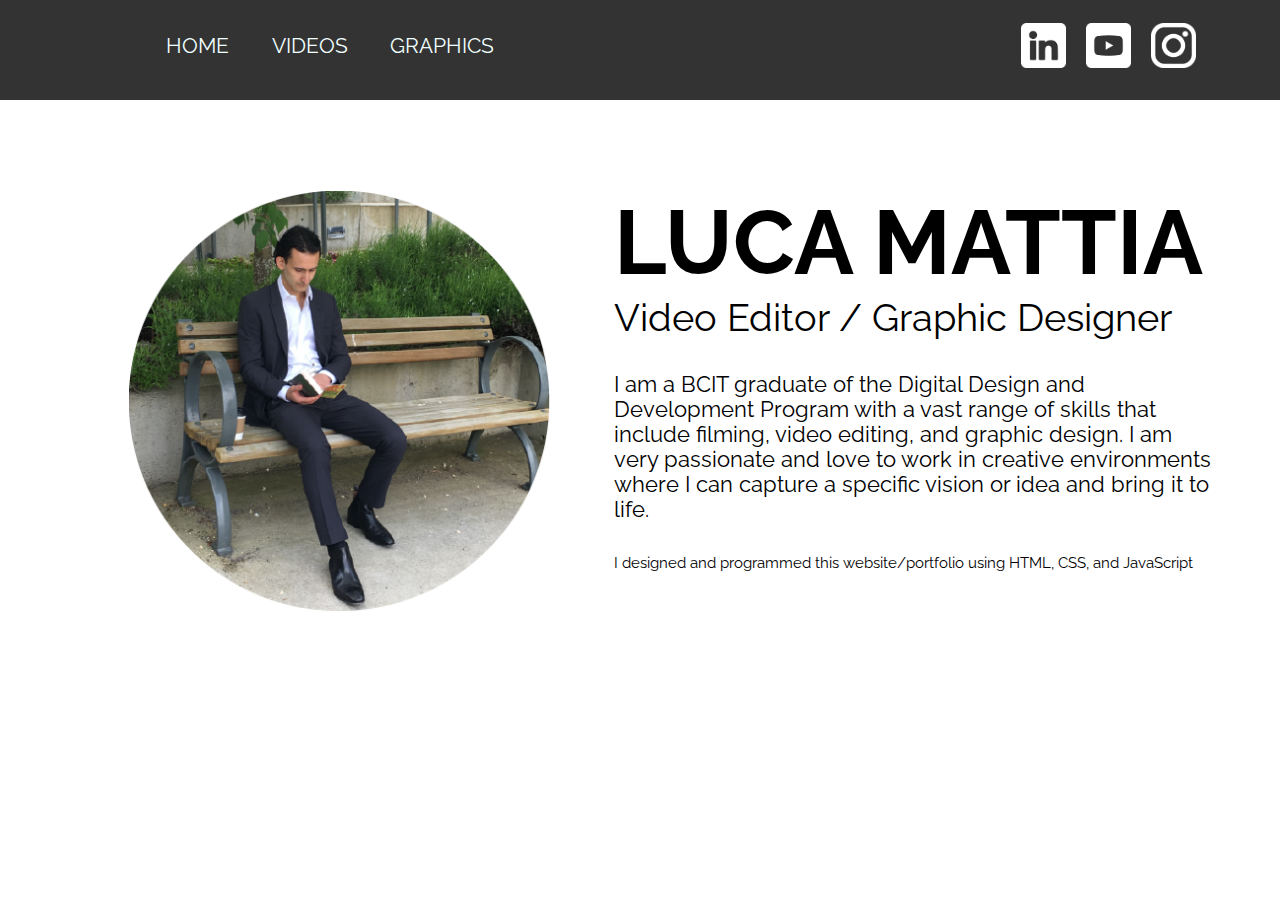
<file: index.html>
<!DOCTYPE html>
<html>
    <head>
        <title>Luca Mattia Portfolio</title>
        <meta charset="utf-8">
        <link href="css/app.css" type="text/css" rel="stylesheet"/>
    </head>
    
    <body>
        <header>
            <div class="container">
                <nav>
                    <ul>
                        <li><a href="index.html">Home</a></li>
                        <li><a href="./html/videos.html">Videos</a></li>
                        <li><a href="./html/graphics.html">Graphics</a></li>
                    </ul>
                </nav>
            </div>
            <div class="TopIcons">
                <img src="icons/LinkedIn.png" alt="linkedin" class="linkedin"/>
                <img src="icons/youtube.png" alt="youtube" class="youtube"/>
                <img src="icons/insta.png" alt="instagram" class="insta"/>
            </div>
        </header>
        
    
        <div class="profileContainer">
            <img class="profileImg" src="images/LucaProfile.png" alt="Luca Profile">
                <div class="profiletxt">
                    <div class="name">LUCA MATTIA</div>
                    <div class="title">Video Editor / Graphic Designer</div>
                    <div class="description">I am a BCIT graduate of the Digital Design and Development Program with a vast range of skills that include filming, video editing, and graphic design. I am very passionate and love to work in creative environments where I can capture a specific vision or idea and bring it to life. 
                    </div>
                    <div class="PSdescription">I designed and programmed this website/portfolio using HTML, CSS, and JavaScript 
                    </div>
                </div>

        </div>

       <div class="bottomNav">
            <div class="iconRow">
                <img src="icons/LinkedIn.png" class="linkedinBN" id="icons" alt="facebook">
                <img src="icons/youtube.png" class="youtubeBN" id="icons" alt="youtube">
                <img src="icons/insta.png"  class="instagramBN" id="icons" alt="instagram">
            </div>
        </div>
        
    
    <script src="js/app.js"></script>
    </body>
</html>
</file>
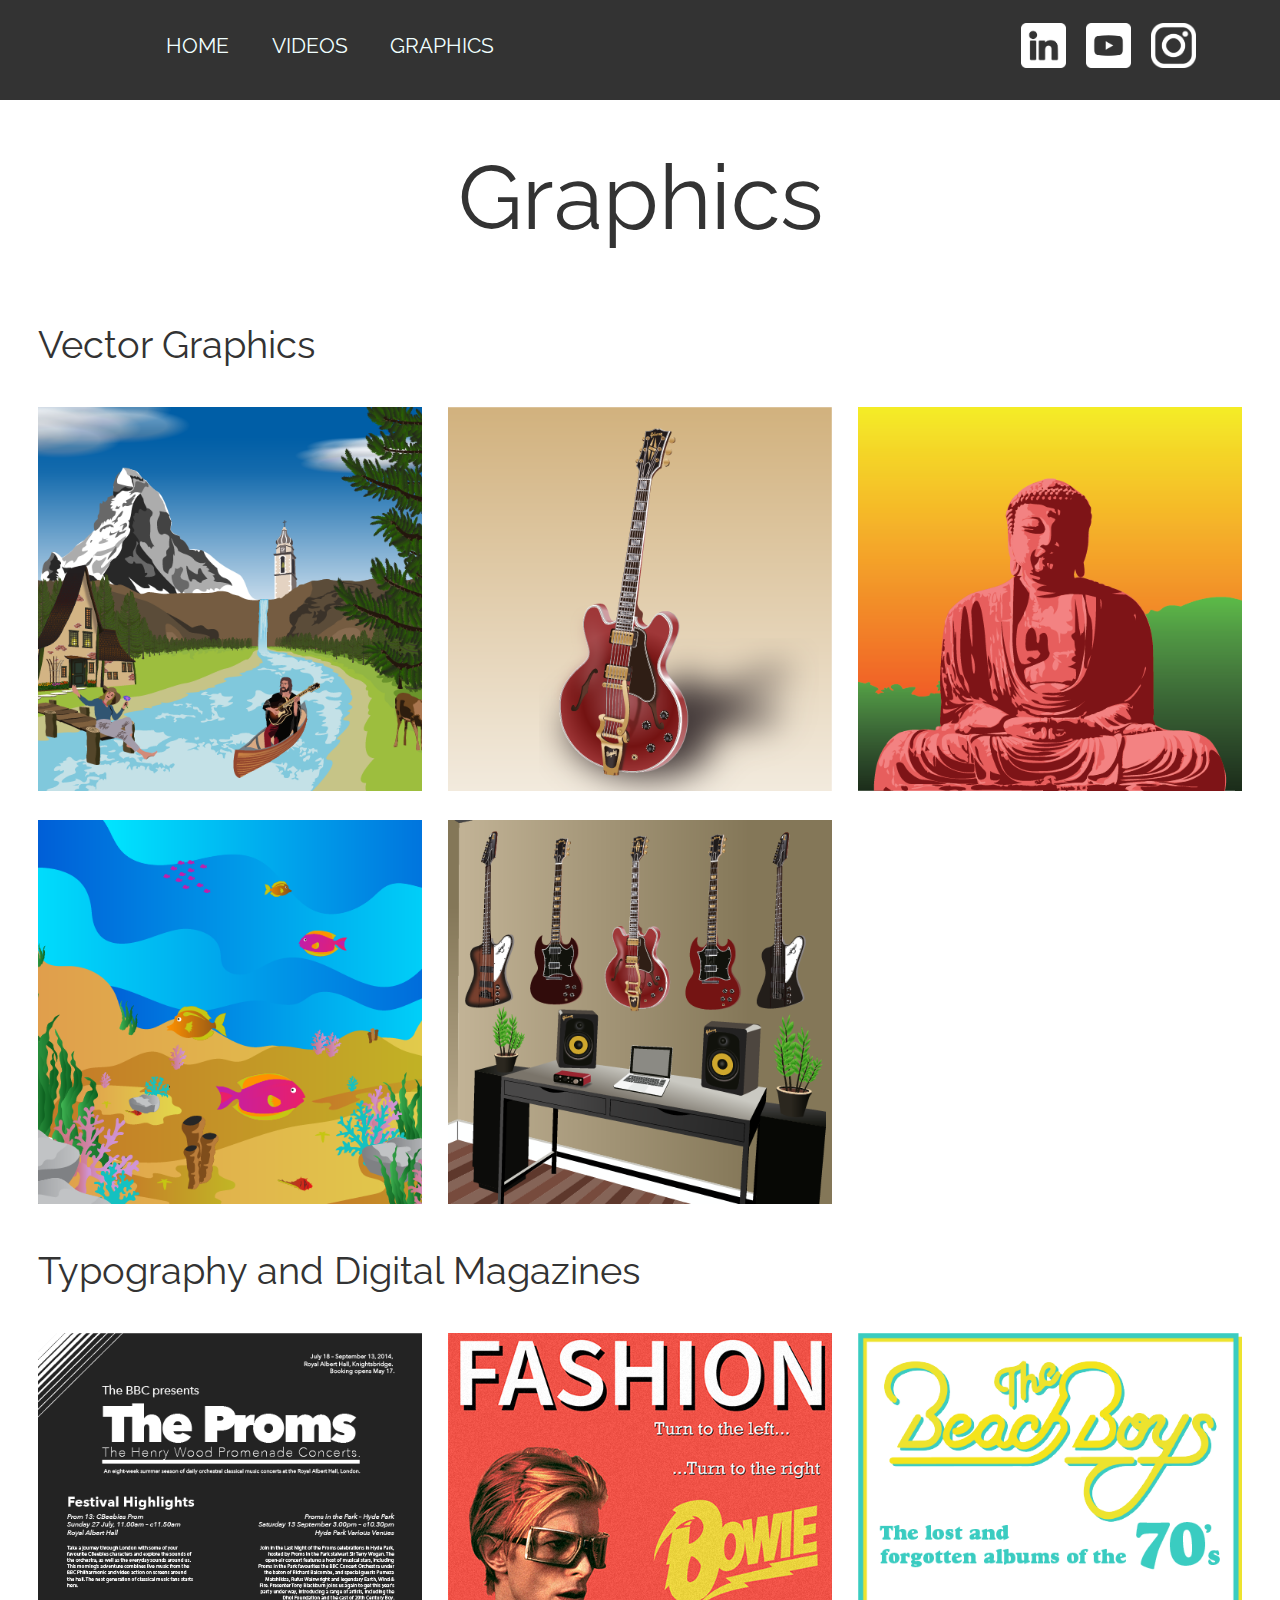
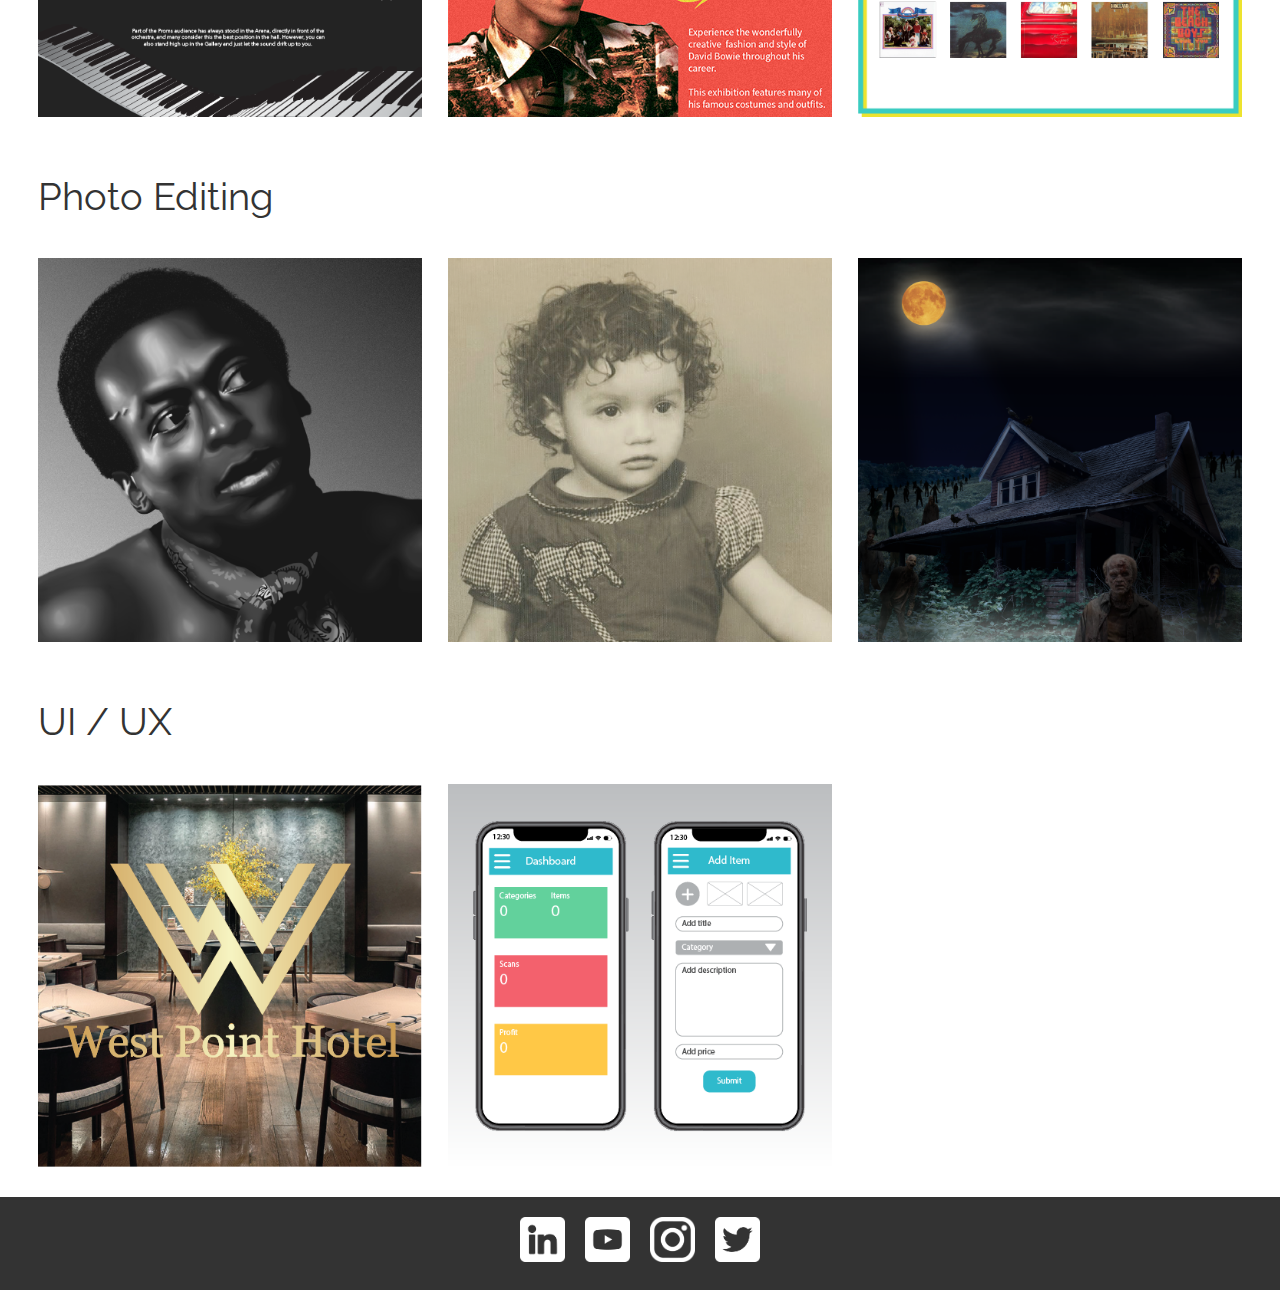
<file: html/graphics.html>
<!DOCTYPE html>
<html>
    <head>
        <title>Graphics</title>
        <meta charset="utf-8">
        <link href="../css/graphics.css" type="text/css" rel="stylesheet"/>
    </head>
    
    <body>
        <header>
            <div class="container">
                <nav>
                    <ul>
                        <li><a href="../index.html">Home</a></li>
                        <li><a href="./videos.html">Videos</a></li>
                        <li><a href="./graphics.html">Graphics</a></li>
                    </ul>
                </nav>
            </div>
            <div class="TopIcons">
                <img src="../icons/LinkedIn.png" alt="linkedin" class="linkedin"/>
                <img src="../icons/youtube.png" alt="youtube" class="youtube"/>
                <img src="../icons/insta.png" alt="instagram" class="insta"/>

            </div>
        </header>
        
        <div class="title">Graphics</div> 
        
        <div id="PreviewContainer">
            <div id="preview">
                <div id="VideoContainer"><iframe id="video" src="" frameborder="0" allow="accelerometer; autoplay; encrypted-media; gyroscope; picture-in-picture" allowfullscreen></iframe></div>
                <img id="close" src="../icons/close.png">
                <img id="left" src="../icons/left.png">
                <img id="right" src="../icons/right.png">
                <img id="left2" src="../icons/left.png">
                <img id="right2" src="../icons/right.png">
                    <div id="buttons">
                        <button id="restored">Restored</button>
                        <br>
                        <button id="original">Original</button>
                    </div>
                <div id="dots">
                    <div id="dot1" class="dots"></div>
                    <div id="dot2" class="dots"></div>
                    <div id="dot3" class="dots"></div>
                    <div id="dot4" class="dots"></div>
                    <div id="dot5" class="dots"></div>
                    <div id="dot6" class="dots"></div>
                    <div id="dot7" class="dots"></div>

                </div>
                <div id="description">
                    <div id="ProjectTitle"></div>
                    <div id="ProjectDescription"></div>
                </div>
            </div>
        </div>
        
        <div class="program">Vector Graphics</div>
        
        <div class="designs">
            <div class="ProjectBox">
                <img class="project" id="MyWorld" src="../images/VectorGraphics/MyWorld01.png">
            </div>
            <div class="ProjectBox">
                <img class="project" id="GibsonES355" src="../images/VectorGraphics/Gibson35501.png">
            </div>
            <div class="ProjectBox">
                <img class="project" id="SmilinBuddha" src="../images/VectorGraphics/SmilinBuddha01.png">
            </div>
        </div>
        
        <div class="designs">
            <div class="ProjectBox">
                <img class="project" id="Fishies" src="../images/VectorGraphics/Fishies01.png">
            </div>
            <div class="ProjectBox">
                <img class="project" id="JamRoom" src="../images/VectorGraphics/JamRoom01.png">
            </div>
            <div class="ProjectBox">
                <img class="project">
            </div>
        </div>

        <div class="program">Typography and Digital Magazines</div>

        <div class="designsBottom">
            <div class="ProjectBox">
                <img class="project" id="SwissStyle" src="../images/Typography/SwissStyle.png">
            </div>
            <div class="ProjectBox">
                <img class="project" id="Bowie" src="../images/Typography/DavidBowieFashion.png">
            </div>
            <div class="ProjectBox">
                <img class="project" id="BeachBoys" src="../images/Typography/BeachBoysMag.png">
            </div>
        </div>
        
        <div class="program">Photo Editing</div>
        
        <div class="designsBottom">
            <div class="ProjectBox">
                <img class="project" id="Miles" src="../images/PhotoEditing/MilesDavis01.png">
            </div>
            <div class="ProjectBox">
                <img class="project" id="OldPhoto" src="../images/PhotoEditing/PhotoRestoration01.png">
            </div>
            <div class="ProjectBox">
                <img class="project" id="Zombies" src="../images/PhotoEditing/LandoftheDead01.png">
            </div>
        </div>
        
        <div class="program">UI / UX</div>
        
        <div class="designsBottom">
            <div class="ProjectBox">
                <img class="project" id="WestPoint" src="../images/UX:UI/WestPoint01.png">
            </div>
            <div class="ProjectBox">
                <img class="project" id="DigiMenu" src="../images/UX:UI/DigiMenu.png">
            </div>
            <div class="ProjectBox">
                <img class="project">
            </div>
        </div>
        
        
                  
          <div class="bottomNav">
            <div class="iconRow">
                <img src="../icons/LinkedIn.png" class="linkedinBN" id="icons" alt="linkedin">
                <img src="../icons/youtube.png" class="youtubeBN" id="icons" alt="youtube">
                <img src="../icons/insta.png"  class="instagramBN" id="icons" alt="instagram">
                <img src="../icons/twitter.png" class="twitterBN" id="icons" alt="twitter">
            </div>
        </div>
        
    
    
    <script src="../js/app.js"></script>
    <script src="../js/graphics.js"></script>
    </body>
    
</html>
</file>
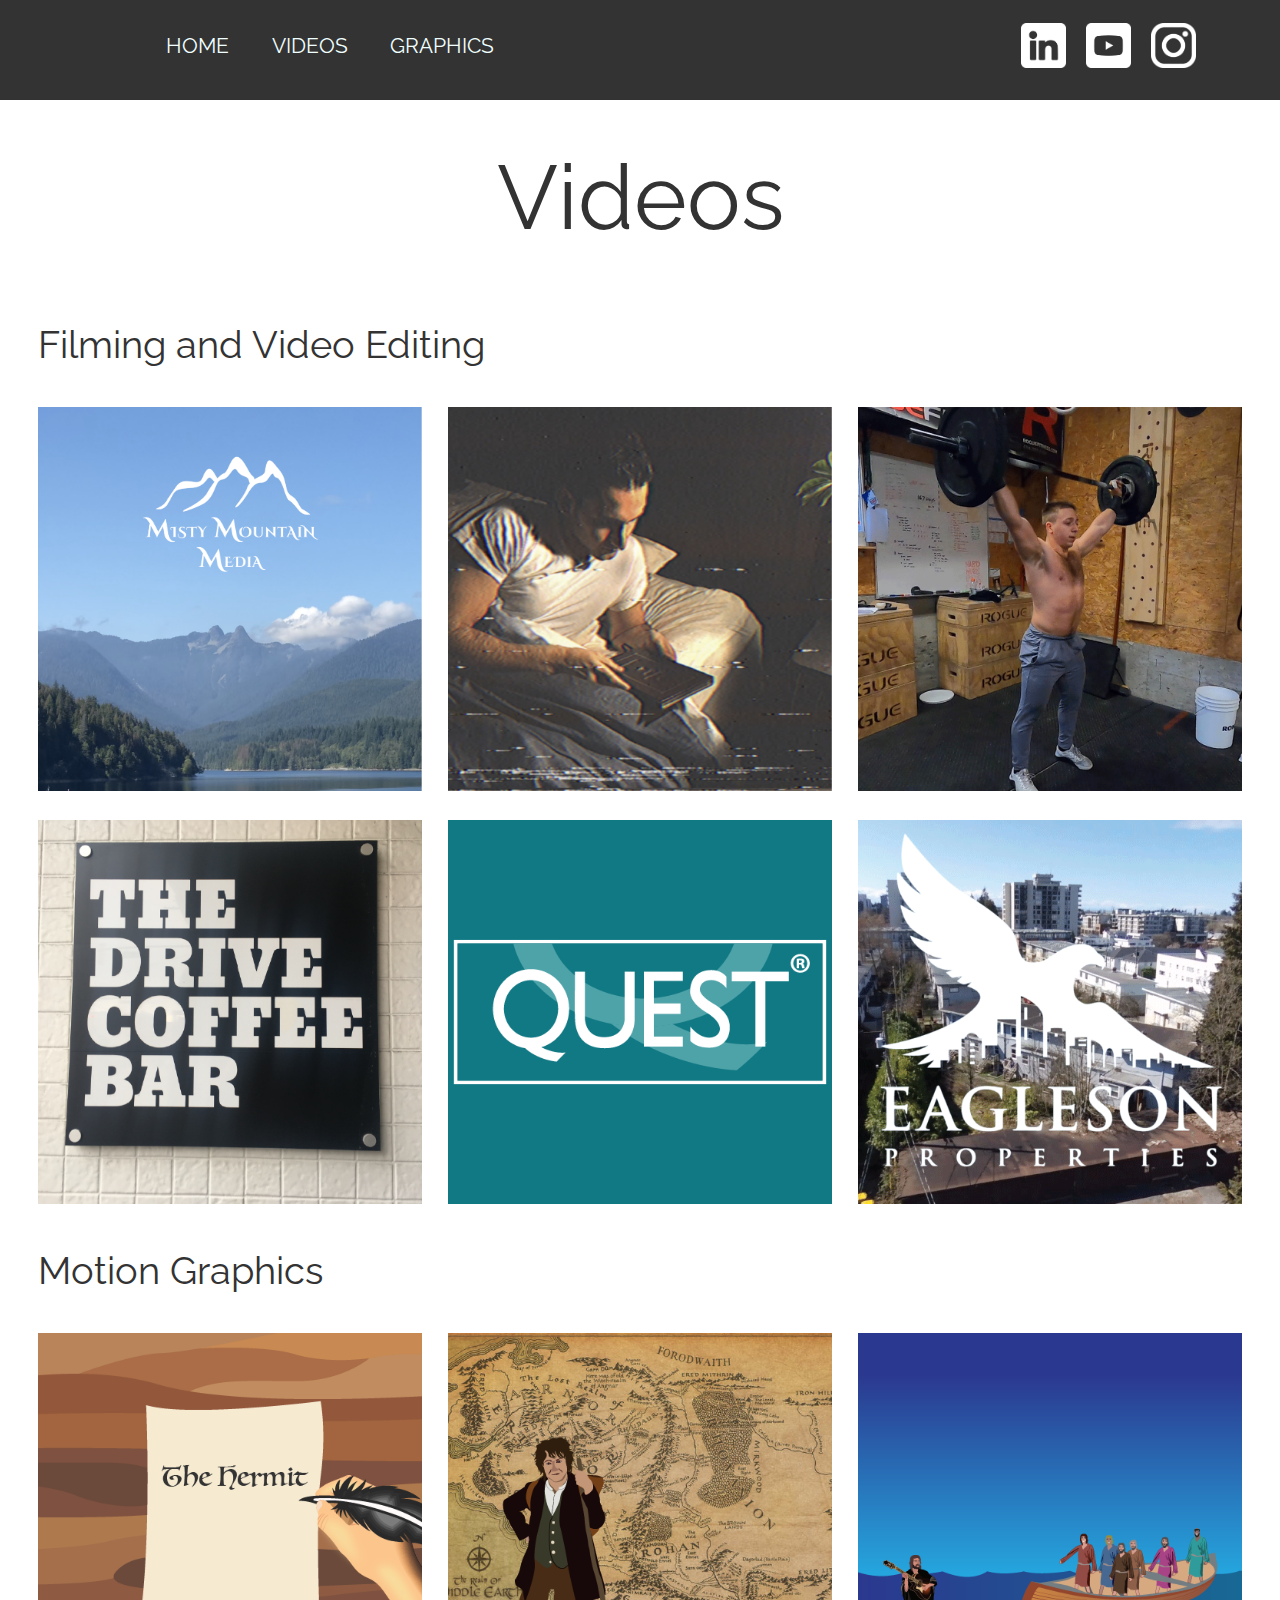
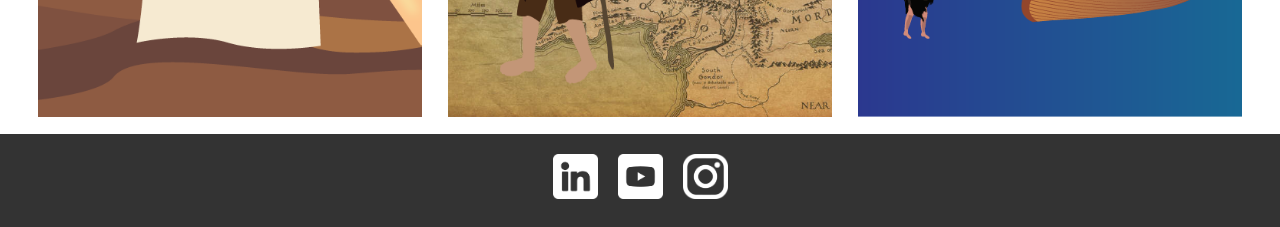
<file: html/videos.html>
<!DOCTYPE html>
<html>
    <head>
        <title>Videos</title>
        <meta charset="utf-8">
        <link href="../css/videos.css" type="text/css" rel="stylesheet"/>
    </head>
    
    <body>
        <header>
            <div class="container"> 
                <nav>
                    <ul>
                        <li><a href="../index.html">Home</a></li>
                        <li><a href="./videos.html">Videos</a></li>
                        <li><a href="./graphics.html">Graphics</a></li>
                    </ul>
                </nav>
            </div>
            <div class="TopIcons">
                <img src="../icons/LinkedIn.png" alt="linkedin" class="linkedin"/>
                <img src="../icons/youtube.png" alt="youtube" class="youtube"/>
                <img src="../icons/insta.png" alt="instagram" class="insta"/>
            </div>
        </header>
        
        <div class="title">Videos</div>
        
        <div id="PreviewContainer">
            <div id="preview">
                <div id="VideoContainer"><iframe id="video" src="" frameborder="0" allow="accelerometer; autoplay; encrypted-media; gyroscope; picture-in-picture" allowfullscreen></iframe></div>
                <img id="close" src="../icons/close.png">
                <img id="left" src="../icons/left.png">
                <img id="right" src="../icons/right.png">
                <div id="dots">
                    <div id="dot1" class="dots"></div>
                    <div id="dot2" class="dots"></div>
                    <div id="dot3" class="dots"></div>
                    <div id="dot4" class="dots"></div>
                    <div id="dot5" class="dots"></div>
                    <div id="dot6" class="dots"></div>
                    <div id="dot7" class="dots"></div>
                </div>
                <div id="description">
                    <div id="ProjectTitle"></div>
                    <div id="ProjectDescription"></div>
                </div>
            </div>
        </div>
        
        <div class="program">Filming and Video Editing</div>
        
        <div class="designs">
            <div class="ProjectBox">
                <img class="project" id="Misty" src="../images/Videos/Misty.png">
            </div>
            <div class="ProjectBox">
                <img class="project" id="Sleep" src="../images/Videos/Sleep.png">
            </div>
            <div class="ProjectBox">
                <img class="project" id="ADOT" src="../images/Videos/ADOT.png">
            </div>
        </div>

        <div class="designs">
            <div class="ProjectBox">
                <img class="project" id="TheDrive" src="../images/Videos/TheDrive.png">
            </div>
            <div class="ProjectBox">
                <img class="project" id="QuestVitamins" src="../images/Videos/QuestVitamins.png">
            </div>
            <div class="ProjectBox">
                <img class="project" id="Eagleson" src="../images/Videos/Eagleson.png">
            </div>
        </div>
        <div class="program">Motion Graphics</div>
        
        <div class="designs">
            <div class="ProjectBox">
                <img class="project" id="TheHermit" src="../images/MotionGraphics/TheHermit01.png">
            </div>
            <div class="ProjectBox">
                <img class="project" id="Bilbo" src="../images/MotionGraphics/Bilbo01.png">
            </div>
            <div class="ProjectBox">
                <img class="project" id="Jesus" src="../images/MotionGraphics/Jesus01.png">
            </div>
        </div>
              
          <div class="bottomNav">
            <div class="iconRow">
                <img src="../icons/LinkedIn.png" class="linkedinBN" id="icons" alt="facebook">
                <img src="../icons/youtube.png" class="youtubeBN" id="icons" alt="youtube">
                <img src="../icons/insta.png"  class="instagramBN" id="icons" alt="instagram">
            </div>
        </div>
    
    <script src="../js/app.js"></script>
    <script src="../js/vidoes.js"></script>
    </body>
    
</html>
</file>
<file: css/app.css>
@import url('https://fonts.googleapis.com/css?family=Raleway&display=swap');

body {
    height: 100%;
    margin: 0;
}

/* NAV BAR */

.container {
    width: 80%;
    margin: 0 auto;
}

header {
    font-family: 'Raleway', sans-serif;
    background-color: #333333;
    height: 100px;
}

header::after {
    content: '';
    display: table;
    clear: both;
}

nav {
    float: left;
}

nav ul {
    margin: 0;
    padding: 0;
    list-style: none;
    justify-content: center;
    text-align: center;
    align-items: center;
}

nav li {
    display: inline-block;
    margin-left: 3vw;
    padding-top: 33px;
    padding-bottom: 30px;
    position: relative;
}

nav a {
    color: azure;
    text-decoration: none;
    text-transform: uppercase;
    font-size: 16pt;
}

nav a::before {
    content: '';
    display: block;
    height: 5px;
    background-color: azure;
    position: absolute;
    top: 0;
    width: 0%;
    transition:  all ease-in-out 250ms;
}

nav a:hover::before {
    width: 100%;
}

/* ICONS */

.TopIcons {
    display:flex;
    position: absolute;
    top: 0px;
    right: 0px;
    padding-right: 5vw;
    padding-top: 2.5vh;
    
}

.linkedin {
    height: 45px;
    margin-right: 20px;
}

.youtube {
    height: 45px;
    margin-right: 20px;
}

.insta {
    height: 45px;
    margin-right: 20px;
}

.twitter {
    height: 45px;
    margin-right: 20px;
}

.background{
    display: flex;
}
/* NAME */

.name {
    font-family: 'Raleway', sans-serif;
    font-size: 7vw;
    font-weight: bold;
    color: black;
    position: relative;
}

.title{
    font-family: 'Raleway', sans-serif;
    font-size: 3vw;
}

.description {
    padding-top: 2.5vw;
    font-family: 'Raleway', sans-serif;
    font-size: 1.7vw;
}

.PSdescription {
    padding-top: 2.5vw;
    font-family: 'Raleway', sans-serif;
    font-size: 1.2vw;
}

.profileContainer {
    display: flex;
    flex-direction: row;
    padding-right: 5vw;
    padding-left: 5vw;
    padding-top: 45px;
    padding-bottom: 45px;
}

.profileImg {
    height: 33vw;
    width: 33vw;
    padding-top: 45px;
    padding-bottom: 45px;
    padding-left: 5vw;
    padding-right: 5vw;
}

.profiletxt {
    padding-top: 5vh;
    display: flex;
    flex-direction: column;
}


/* BOTTOM NAV */


.bottomNav {
    background-color: #333333;
    position: relative;
}

.linkedinBN {
    width: 45px;
    height: 45px;
}

.youtubeBN {
    width: 45px;
    height: 45px;
}

.instagramBN {
    width: 45px;
    height: 45px;
}

.twitterBN {
    width: 45px;
    height: 45px;
}

.iconRow {
    display: flex;
    justify-content: center;
    height: 93px;

}

#icons {
    padding-top: 20px;
    padding-left: 10px;
    padding-right: 10px;
}


@media screen and (max-width: 850px){
    
    .TopIcons {
        display: none;
    }
    
    nav {
        float: none;
    }
    
    nav a {
        text-align: center;
        font-size: 12pt;
    }
    
    .profileContainer {
        display: flex;
        flex-direction: column;
        justify-content: center;
        align-items: center;
    }
    
    .profileImg {
        height: 50vw;
        width: 50vw;
        padding-bottom: 0;
        padding-top: 0;
    }
    .name {
        font-family: 'Raleway', sans-serif;
        font-size: 7vw;
        font-weight: bold;
        color: black;
        position: relative;
        text-align: center
    }

    .title{
        font-family: 'Raleway', sans-serif;
        font-size: 3vw;
        padding-top: 2vh;
        text-align: center
    }
    
    .description {
        font-family: 'Raleway', sans-serif;
        font-size: 1.7vw;
        padding-left: 15vw;
        padding-right: 15vw;
    }
    .PSdescription {
        font-family: 'Raleway', sans-serif;
        font-size: 1.2vw;
        padding-left: 15vw;
        padding-right: 15vw;
    }
   

}

@media screen and (min-width: 850px){
    .bottomNav {
        display: none;
        background-color: #333333;
        position: relative;
    }
    
}
</file>
<file: css/graphics.css>
@import url('https://fonts.googleapis.com/css?family=Raleway&display=swap');

body {
    height: 100%;
    margin: 0;
}

/* NAV BAR */

.container {
    width: 80%;
    margin: 0 auto;
}
header {
    font-family: 'Raleway', sans-serif;
    background-color: #333333;
    height: 100px;
}
header::after {
    content: '';
    display: table;
    clear: both;
}
nav {
    float: left;
}
nav ul {
    margin: 0;
    padding: 0;
    list-style: none;
    justify-content: center;
    text-align: center;
    align-items: center;
}
nav li {
    display: inline-block;
    margin-left: 3vw;
    padding-top: 33px;
    padding-bottom: 30px;
    position: relative;
}
nav a {
    color: azure;
    text-decoration: none;
    text-transform: uppercase;
    font-size: 16pt;
}
nav a::before {
    content: '';
    display: block;
    height: 5px;
    background-color: azure;
    position: absolute;
    top: 0;
    width: 0%;
    transition:  all ease-in-out 250ms;
}
nav a:hover::before {
    width: 100%;
}

/* ICONS */

.TopIcons {
    display:flex;
    position: absolute;
    top: 0px;
    right: 0px;
    padding-right: 5vw;
    padding-top: 2.5vh;
}
.linkedin {
    height: 45px;
    margin-right: 20px;
}
.youtube {
    height: 45px;
    margin-right: 20px;
}
.insta {
    height: 45px;
    margin-right: 20px;
}
.twitter {
    height: 45px;
    margin-right: 20px;
}
.background{
    display: flex;
}

/* BODY */

.title {
    font-family: 'Raleway', sans-serif;
    font-size: 7vw;
    color: #333333;
    text-align: center;
    padding: 5vh
}
.program {
    font-family: 'Raleway', sans-serif;
    font-size: 3vw;
    color: #333333;
    padding-top: 3vh;
    padding-bottom: 3vh;
    padding-left: 3vw;
}
.designs {
    display: flex;
    flex-direction: row;
    justify-content: center;
    align-items: center;
}
.designsBottom {
    display: flex;
    flex-direction: row;
    justify-content: center;
    align-items: center;
    padding-bottom: 1vw;
}
.ProjectBox {
    width: 30%;
    height: 30%;
    padding: 1vw;
}
.project {
    height: 100%;
    width: 100%;
}

/* PROJECTS FOR JS INTERACTIONS */

#MyWorld {
    opacity: 1;
}
#GibsonES355 {
    opacity: 1;
}
#SmilinBuddha {
    opacity: 1;
}
#Fishies {
    opacity: 1;
}
#JamRoom {
    opacity: 1;
}
#Miles {
    opacity: 1;
}
#OldPhoto {
    opacity: 1;
}

#Zombies {
    opacity: 1;
}
#SwissStyle {
    opacity: 1;
}
#Bowie {
    opacity: 1;
}
#BeachBoys {
    opacity: 1;
}
#WestPoint {
    opacity: 1;
}
#DigiMenu {
    opacity: 1;
}

/* PROJECT PREVIEW */

#PreviewContainer {
    display: flex;
    justify-content: center;
}
#close {
    height: 4.5vw;
    margin: 5vw;
    opacity: 1;
    display: flex;
}
#left {
    height: 4.5vw;
    margin: 5vw;
    opacity: 1;
    display: none;
    float: left;
}
#right {
    height: 4.5vw;
    margin: 5vw;
    opacity: 1;
    display: none;
    float: right;
}
#left2 {
    height: 4.5vw;
    margin: 5vw;
    opacity: 1;
    display: none;
    float: left;
}
#right2 {
    height: 4.5vw;
    margin: 5vw;
    opacity: 1;
    display: none;
    float: right;
}
#preview {
    height: 0vw;
    width: 0vw;
    background-color: #333333;
    background-repeat: no-repeat;
    background-position: top 5vw right 50%;
    background-size: 70%;
    transition: 1s;
}
#VideoContainer {
    display: flex;
    justify-content: center;
}
#video {
    height: 0vw;
    width: 0vw;
    position: absolute;
    padding-top: 5vw;
    transition: 1s;
    display: block;
}
#buttons {
    display: flex;
    flex-direction: column;
    float: right;
    align-items: center;
    padding-right: 2.5vw;
    display: none;
    padding-top: 24vw;
    padding-bottom: 5%;
}
#restored {
    background-color: #92bde7;
    height: 3vw;
    width: 10vw;
    padding: 10px;
    color: #333333;
    font-family: 'Raleway', sans-serif;
    font-size: 1vw;
    text-align: center;
    align-items: center;
}
#original {
    background-color: white;
    height: 3vw;
    width: 10vw;
    padding: 10px;
    color: #333333;
    font-family: 'Raleway', sans-serif;
    font-size: 1vw;
    text-align: center;
    align-items: center;
}
#dots {
    display: none;
    flex-direction: row;
    position: relative;
    justify-content: center;
    top: 29vw;
}
.dots {
    margin: 1vw;
    transition: .5s;
}
#dot1 {
    height: 1vw;
    width: 1vw;
    background-color: white;
    border-radius: 50%;
    transform: scale(0.5);
}
#dot2 {
    height: 1vw;
    width: 1vw;
    background-color: white;
    border-radius: 50%;
    transform: scale(0.5);
}
#dot3 {
    height: 1vw;
    width: 1vw;
    background-color: white;
    border-radius: 50%;
    transform: scale(0.5);
}
#dot4 {
    height: 1vw;
    width: 1vw;
    background-color: white;
    border-radius: 50%;
    transform: scale(0.5);
}
#dot5 {
    height: 1vw;
    width: 1vw;
    background-color: white;
    border-radius: 50%;
    transform: scale(0.5);
}
#dot6 {
    height: 1vw;
    width: 1vw;
    background-color: white;
    border-radius: 50%;
    transform: scale(0.5);
}
#dot7 {
    height: 1vw;
    width: 1vw;
    background-color: white;
    border-radius: 50%;
    transform: scale(0.5);
}
#description {
    display: none;
}
#ProjectTitle {
    width: 100%;
    font-family: 'Raleway', sans-serif;
    font-size: 0vw;
    color: white;
    text-align: center;
    display: flex;
    justify-content: center;
    transition: 1s;
}
#ProjectDescription {
    font-family: 'Raleway', sans-serif;
    color: white;
    font-size: 0vw;
    padding: 4vw;
    transition: 1s;
}
.caption{
    padding-top: 20px;
    font-family: sans-serif;
    font-size: 16pt;
    font-weight: 100;
    justify-content: center;
    align-items: center;
    width: 100%px;
    text-align: center;
}

/* BOTTOM NAV */

.bottomNav {
    background-color: #333333;
    position: relative;
}
.linkedinBN {
    width: 45px;
    height: 45px;
}
.youtubeBN {
    width: 45px;
    height: 45px;
}
.instagramBN {
    width: 45px;
    height: 45px;
}
.twitterBN {
    width: 45px;
    height: 45px;
}
.iconRow {
    display: flex;
    justify-content: center;
    height: 93px;

}
#icons {
    padding-top: 20px;
    padding-left: 10px;
    padding-right: 10px;
}

@media screen and (max-width: 850px){
    
    .TopIcons {
        display: none;
    }
    nav {
        float: none;
    }
    nav a {
        text-align: center;
        font-size: 12pt;
    }
}
</file>
<file: css/videos.css>
@import url('https://fonts.googleapis.com/css?family=Raleway&display=swap');

body {
    height: 100%;
    margin: 0;
}

/* NAV BAR */

.container {
    width: 80%;
    margin: 0 auto;
}
header {
    font-family: 'Raleway', sans-serif;
    background-color: #333333;
    height: 100px;
}
header::after {
    content: '';
    display: table;
    clear: both;
}
nav {
    float: left;
    
}
nav ul {
    margin: 0;
    padding: 0;
    list-style: none;
    justify-content: center;
    text-align: center;
    align-items: center;
}
nav li {
    display: inline-block;
    margin-left: 3vw;
    padding-top: 33px;
    padding-bottom: 30px;
    position: relative;
}
nav a {
    color: azure;
    text-decoration: none;
    text-transform: uppercase;
    font-size: 16pt;
}
nav a::before {
    content: '';
    display: block;
    height: 5px;
    background-color: azure;
    position: absolute;
    top: 0;
    width: 0%;
    transition:  all ease-in-out 250ms;
}
nav a:hover::before {
    width: 100%;
}

/* ICONS */

.TopIcons {
    display:flex;
    position: absolute;
    top: 0px;
    right: 0px;
    padding-right: 5vw;
    padding-top: 2.5vh;
}
.linkedin {
    height: 45px;
    margin-right: 20px;
}
.youtube {
    height: 45px;
    margin-right: 20px;
}
.insta {
    height: 45px;
    margin-right: 20px;
}
.twitter {
    height: 45px;
    margin-right: 20px;
}
.background{
    display: flex;
}

/* BODY */

.title {
    font-family: 'Raleway', sans-serif;
    font-size: 7vw;
    color: #333333;
    text-align: center;
    padding: 5vh
}
.program {
    font-family: 'Raleway', sans-serif;
    font-size: 3vw;
    color: #333333;
    padding-top: 3vh;
    padding-bottom: 3vh;
    padding-left: 3vw;
}
.designs {
    display: flex;
    flex-direction: row;
    justify-content: center;
    align-items: center;
}
.ProjectBox {
    width: 30%;
    height: 30%;
    padding: 1vw;
}
.project {
    height: 100%;
    width: 100%;
}

/* PROJECTS FOR JS INTERACTIONS */

#Eagleson {
    opacity: 1;
}
#TheDrive {
    opacity: 1;
}
#QuestVitamins {
    opacity: 1;
}
#none {
    opacity: 1;
}
#Jesus {
    opacity: 1;
}
#TheHermit {
    opacity: 1;
}
#Bilbo {
    opacity: 1;
}

/* PROJECT PREVIEW */

#PreviewContainer {
    display: flex;
    justify-content: center;
}
#close {
    height: 4.5vw;
    margin: 5vw;
    opacity: 1;
    display: flex;
}
#left {
    height: 4.5vw;
    margin: 5vw;
    opacity: 1;
    display: none;
    float: left;
}
#right {
    height: 4.5vw;
    margin: 5vw;
    opacity: 1;
    display: none;
    float: right;
}
#preview {
    height: 0vw;
    width: 0vw;
    background-color: #333333;
    background-repeat: no-repeat;
    background-position: top 5vw right 50%;
    background-size: 70%;
    transition: 1s;
}
#VideoContainer {
    display: flex;
    justify-content: center;
}
#video {
    height: 0vw;
    width: 0vw;
    position: absolute;
    padding-top: 5vw;
    transition: 1s;
    display: block;
}
#buttons {
    display: flex;
    flex-direction: column;
    float: right;
    align-items: center;
    padding-right: 2.5vw;
    display: none;
    padding-top: 24vw;
    padding-bottom: 5%;
}
#restored {
    background-color: #92bde7;
    height: 3vw;
    width: 10vw;
    padding: 10px;
    color: #333333;
    font-family: 'Raleway', sans-serif;
    font-size: 1vw;
    text-align: center;
    align-items: center;
}
#original {
    background-color: white;
    height: 3vw;
    width: 10vw;
    padding: 10px;
    color: #333333;
    font-family: 'Raleway', sans-serif;
    font-size: 1vw;
    text-align: center;
    align-items: center;
}
#dots {
    display: none;
    flex-direction: row;
    position: relative;
    justify-content: center;
    top: 29vw;
}
.dots {
    margin: 1vw;
    transition: .5s;
}
#dot1 {
    height: 1vw;
    width: 1vw;
    background-color: white;
    border-radius: 50%;
    transform: scale(0.5);
}
#dot2 {
    height: 1vw;
    width: 1vw;
    background-color: white;
    border-radius: 50%;
    transform: scale(0.5);
}
#dot3 {
    height: 1vw;
    width: 1vw;
    background-color: white;
    border-radius: 50%;
    transform: scale(0.5);
}
#dot4 {
    height: 1vw;
    width: 1vw;
    background-color: white;
    border-radius: 50%;
    transform: scale(0.5);
}
#dot5 {
    height: 1vw;
    width: 1vw;
    background-color: white;
    border-radius: 50%;
    transform: scale(0.5);
}
#dot6 {
    height: 1vw;
    width: 1vw;
    background-color: white;
    border-radius: 50%;
    transform: scale(0.5);
}
#dot7 {
    height: 1vw;
    width: 1vw;
    background-color: white;
    border-radius: 50%;
    transform: scale(0.5);
}
#description {
    display: none;
}
#ProjectTitle {
    width: 100%;
    font-family: 'Raleway', sans-serif;
    font-size: 0vw;
    color: white;
    text-align: center;
    display: flex;
    justify-content: center;
    transition: 1s;
}
#ProjectDescription {
    font-family: 'Raleway', sans-serif;
    color: white;
    font-size: 0vw;
    padding: 2vw;
    transition: 1s;
}

/* BOTTOM NAV */

.bottomNav {
    background-color: #333333;
    position: relative;
}
.linkedinBN {
    width: 45px;
    height: 45px;
}
.youtubeBN {
    width: 45px;
    height: 45px;
}
.instagramBN {
    width: 45px;
    height: 45px;
}
.twitterBN {
    width: 45px;
    height: 45px;
}
.iconRow {
    display: flex;
    justify-content: center;
    height: 93px;

}
#icons {
    padding-top: 20px;
    padding-left: 10px;
    padding-right: 10px;
}

@media screen and (max-width: 850px){
    
    .TopIcons {
        display: none;
    }   
    nav {
        float: none;
    }
    nav a {
        text-align: center;
        font-size: 12pt;
    }
}
</file>
